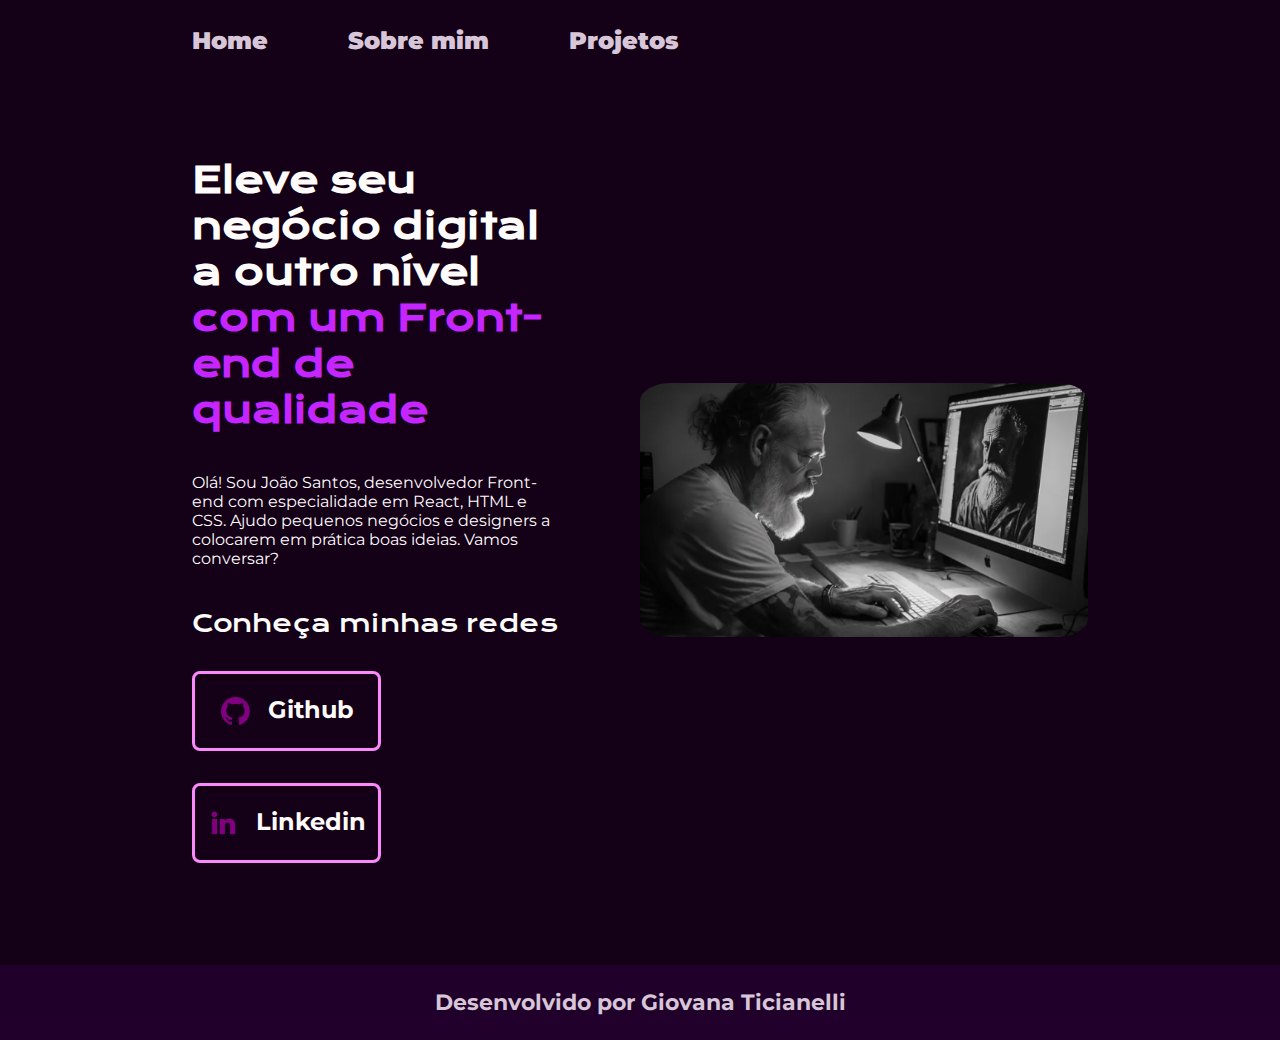
<file: index.html>
<!DOCTYPE html>
<html lang="pt-br">

<head>
    <meta charset="UTF-8">
    <meta name="viewport" content="width=device-width, initial-scale=1.0">
    <link rel="stylesheet" href="./styles/style.css">
    <title>Portifolio</title>
</head>

<body>
    <header class="header">
        <nav class="header__menu"> <!--Para nevagação-->
            <a class="header__menu__link" href="index.html"><strong>Home</strong></a>
            <a class="header__menu__link" href="about.html"><Strong>Sobre mim</Strong></a>
            <a class="header__menu__link" href="projects.html"><Strong>Projetos</Strong></a>
        </nav>
    </header>
    <main class="apresentacao">
        <section class="apresentacao__conteudo">
            <h1 class="apresentacao__conteudo__titulo">Eleve seu negócio digital a outro nível <strong class="destaque-titulo">com um Front-end de
                    qualidade</strong></h1>
            <p class="apresentacao__conteudo__paragrafo">Olá! Sou João Santos, desenvolvedor Front-end com especialidade em React, HTML e CSS. Ajudo pequenos
                negócios e designers a colocarem em prática boas ideias. Vamos conversar?</p>
            <div class="apresentacao__links">
                <h2 class="apresentacao__links__subtitulo">Conheça minhas redes</h2>
                <a class="apresentacao__links__navegacao" href="https://github.com/gioticianelli">
                    <img src="assets/github.png" alt="ícone github">
                    <strong>Github</strong>
                </a>
                <a class="apresentacao__links__navegacao" href="https://www.linkedin.com/in/giovanaticianelli/">
                    <img src="assets/linkedin.png" alt="ícone linkedin">
                    <strong>Linkedin</strong>
                </a>
            
            </div>
            </section>
        <img class="apresentacao__imagem" src="assets/peopleComputer.png" alt="Imagem png html">
    </main>
    <footer class="footer">
        <p><strong>Desenvolvido por Giovana Ticianelli</strong></p>
    </footer>
</body>

</html>
</file>
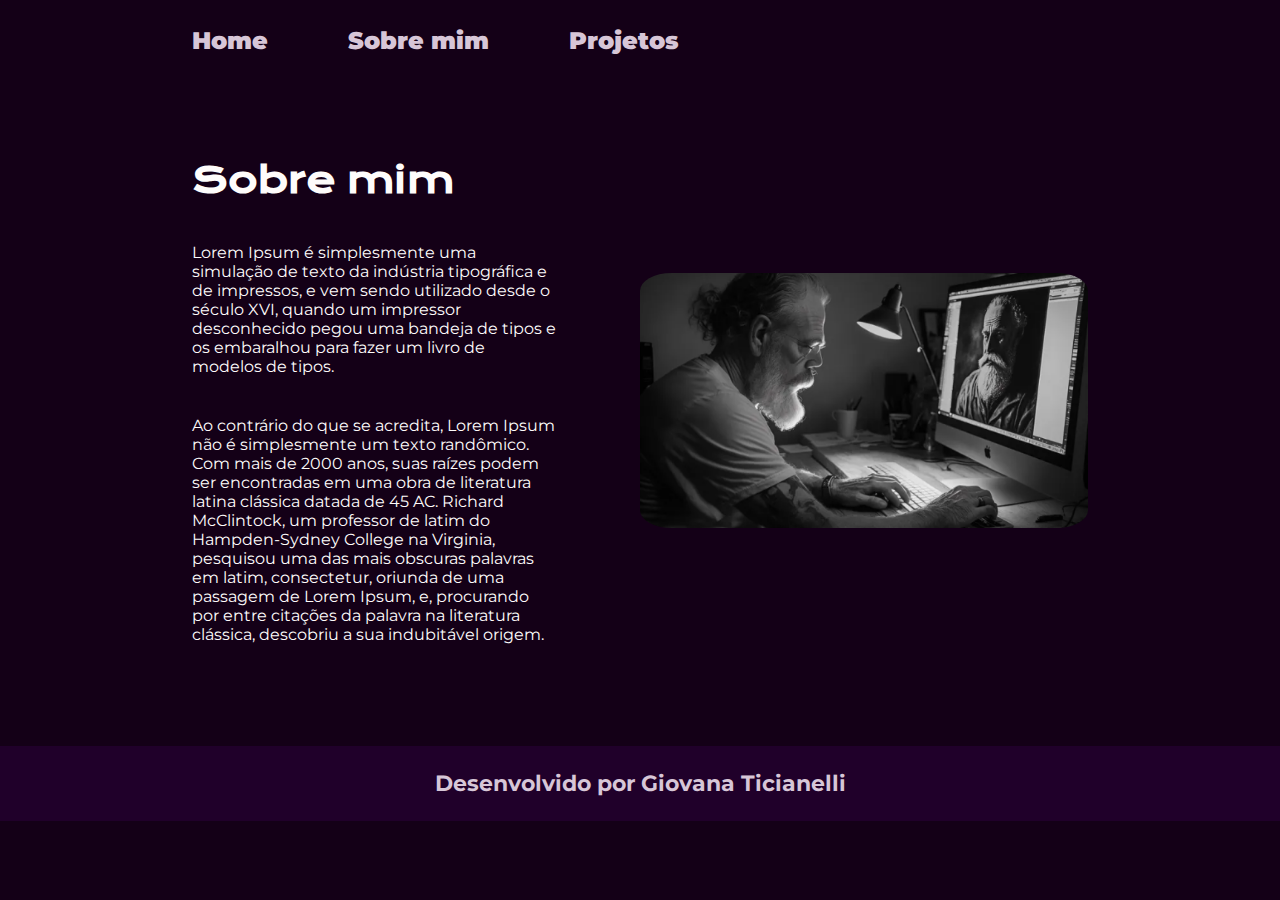
<file: about.html>
<!DOCTYPE html>
<html lang="pt-br">
<head>
    <meta charset="UTF-8">
    <meta name="viewport" content="width=device-width, initial-scale=1.0">
    <link rel="stylesheet" href="./styles/style.css">
    <title>Sobre mim</title>
</head>
<body>
    <header class="header">
        <nav class="header__menu"> <!--Para nevagação-->
            <a class="header__menu__link" href="index.html"><strong>Home</strong></a>
            <a class="header__menu__link" href="about.html"><Strong>Sobre mim</Strong></a>
            <a class="header__menu__link" href="projects.html"><Strong>Projetos</Strong></a>
        </nav>
    </header>
    <main class="apresentacao">
        <section class="apresentacao__conteudo">
            <h1 class="apresentacao__conteudo__titulo">Sobre mim</h1>
            <p class="apresentacao__conteudo__paragrafo">Lorem Ipsum é simplesmente uma simulação de texto da indústria tipográfica e de impressos, e vem sendo utilizado desde o século XVI, quando um impressor desconhecido pegou uma bandeja de tipos e os embaralhou para fazer um livro de modelos de tipos. </p>
            <p class="apresentacao__conteudo__paragrafo">Ao contrário do que se acredita, Lorem Ipsum não é simplesmente um texto randômico. Com mais de 2000 anos, suas raízes podem ser encontradas em uma obra de literatura latina clássica datada de 45 AC. Richard McClintock, um professor de latim do Hampden-Sydney College na Virginia, pesquisou uma das mais obscuras palavras em latim, consectetur, oriunda de uma passagem de Lorem Ipsum, e, procurando por entre citações da palavra na literatura clássica, descobriu a sua indubitável origem.</p>
        </section>
        <img class="apresentacao__imagem" src="./assets/peopleComputer.png" alt="maquina.png">
    </main>
    <footer class="footer">
        <p><strong>Desenvolvido por Giovana Ticianelli</strong></p>
    </footer>
</body>
</html>
</file>
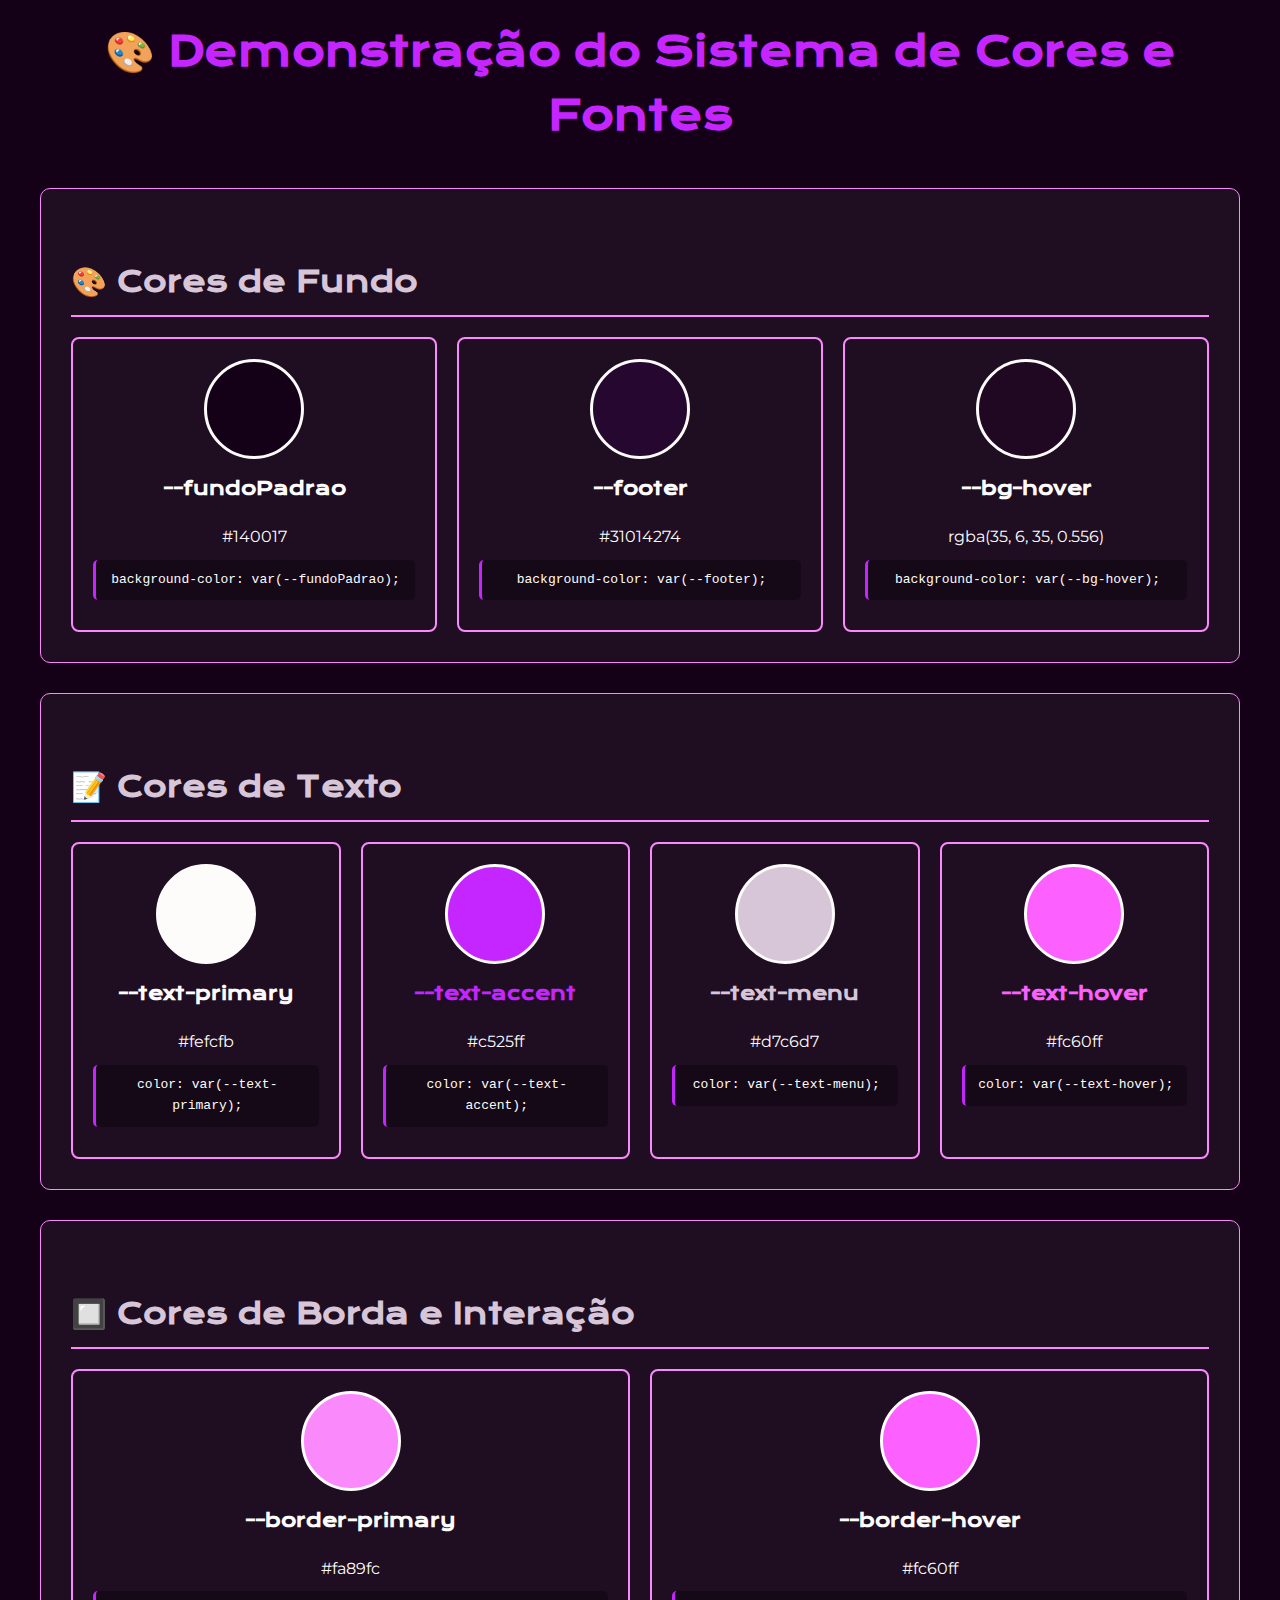
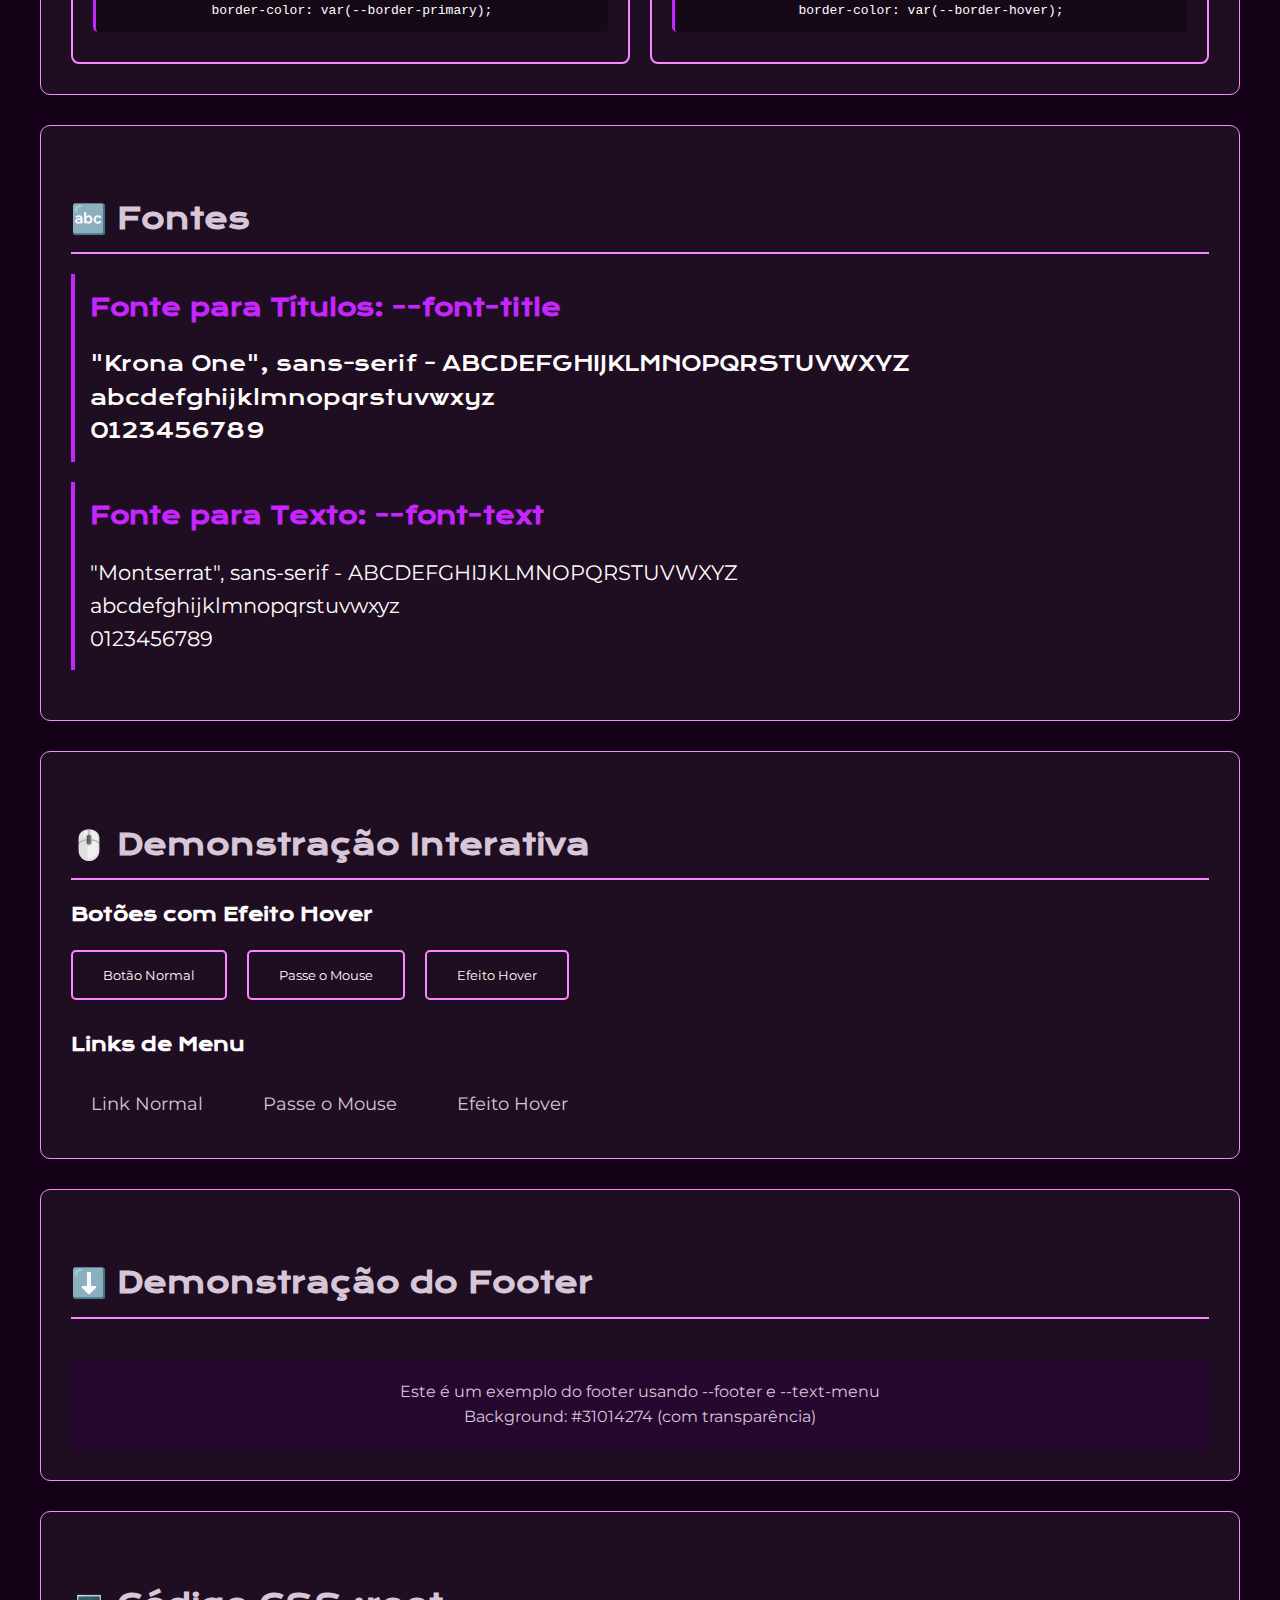
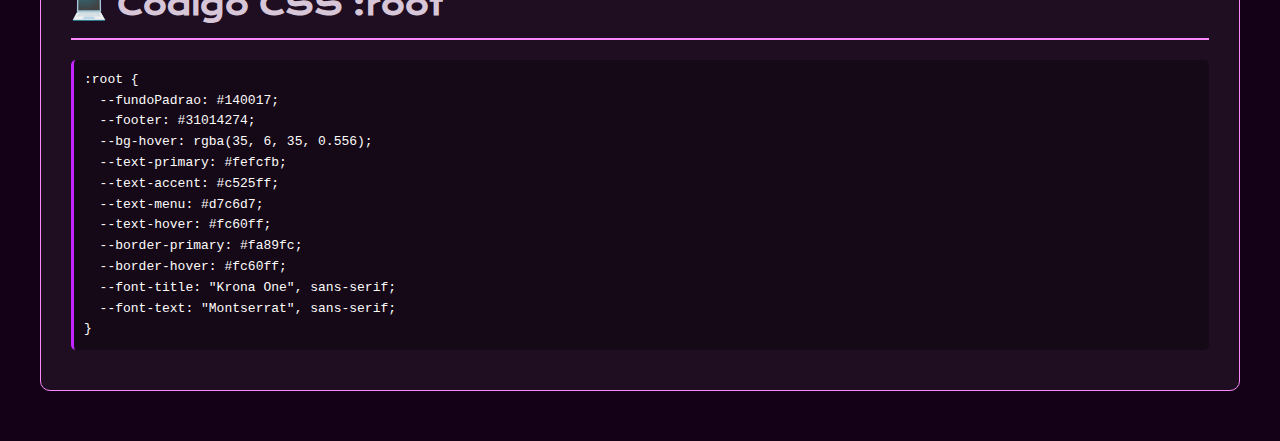
<file: geral.html>
<!DOCTYPE html>
<html lang="pt-br">
<head>
    <meta charset="UTF-8">
    <meta name="viewport" content="width=device-width, initial-scale=1.0">
    <title>Demonstração das Cores e Fontes</title>
    <style>
        @import url('https://fonts.googleapis.com/css2?family=Krona+One&family=Montserrat:ital,wght@0,100..900;1,100..900&display=swap');

        :root {
            /* Cores de fundo */
            --fundoPadrao: #140017;
            --footer: #31014274;
            --bg-hover: rgba(35, 6, 35, 0.556);
            
            /* Cores de texto */
            --text-primary: #fefcfb;
            --text-accent: #c525ff;
            --text-menu: #d7c6d7;
            --text-hover: #fc60ff;
            
            /* Cores de borda e interação */
            --border-primary: #fa89fc;
            --border-hover: #fc60ff;
            
            /* Fontes */
            --font-title: "Krona One", sans-serif;
            --font-text: "Montserrat", sans-serif;
        }

        * {
            margin: 0;
            padding: 0;
            box-sizing: border-box;
        }

        body {
            background-color: var(--fundoPadrao);
            color: var(--text-primary);
            font-family: var(--font-text);
            padding: 20px;
            line-height: 1.6;
        }

        .container {
            max-width: 1200px;
            margin: 0 auto;
        }

        h1, h2, h3 {
            font-family: var(--font-title);
            margin-bottom: 20px;
        }

        h1 {
            color: var(--text-accent);
            font-size: 2.5rem;
            text-align: center;
            margin-bottom: 40px;
        }

        h2 {
            color: var(--text-menu);
            font-size: 1.8rem;
            border-bottom: 2px solid var(--border-primary);
            padding-bottom: 10px;
            margin-top: 40px;
        }

        .section {
            background: rgba(255, 255, 255, 0.05);
            padding: 30px;
            border-radius: 10px;
            margin-bottom: 30px;
            border: 1px solid var(--border-primary);
        }

        .color-grid {
            display: grid;
            grid-template-columns: repeat(auto-fit, minmax(250px, 1fr));
            gap: 20px;
            margin-top: 20px;
        }

        .color-item {
            padding: 20px;
            border-radius: 8px;
            text-align: center;
            border: 2px solid var(--border-primary);
        }

        .color-preview {
            width: 100px;
            height: 100px;
            margin: 0 auto 15px;
            border-radius: 50%;
            border: 3px solid var(--text-primary);
        }

        .font-demo {
            margin: 20px 0;
            padding: 15px;
            border-left: 4px solid var(--text-accent);
        }

        .font-title {
            font-family: var(--font-title);
            font-size: 1.5rem;
            color: var(--text-accent);
        }

        .font-text {
            font-family: var(--font-text);
            font-size: 1.1rem;
            color: var(--text-primary);
        }

        .interactive-demo {
            display: flex;
            gap: 20px;
            flex-wrap: wrap;
            margin-top: 20px;
        }

        .demo-button {
            padding: 15px 30px;
            border: 2px solid var(--border-primary);
            background: transparent;
            color: var(--text-primary);
            font-family: var(--font-text);
            border-radius: 5px;
            cursor: pointer;
            transition: all 0.3s ease;
        }

        .demo-button:hover {
            background-color: var(--bg-hover);
            color: var(--text-hover);
            border-color: var(--border-hover);
        }

        .demo-link {
            color: var(--text-menu);
            text-decoration: none;
            font-size: 1.1rem;
            padding: 10px 20px;
            display: inline-block;
            transition: color 0.3s ease;
        }

        .demo-link:hover {
            color: var(--text-hover);
        }

        .footer-demo {
            background-color: var(--footer);
            color: var(--text-menu);
            padding: 20px;
            text-align: center;
            margin-top: 40px;
            border-radius: 5px;
        }

        .code {
            background: rgba(0, 0, 0, 0.3);
            padding: 10px;
            border-radius: 5px;
            font-family: monospace;
            margin: 10px 0;
            border-left: 3px solid var(--text-accent);
        }
    </style>
</head>
<body>
    <div class="container">
        <h1>🎨 Demonstração do Sistema de Cores e Fontes</h1>

        <!-- Seção de Cores de Fundo -->
        <div class="section">
            <h2>🎨 Cores de Fundo</h2>
            <div class="color-grid">
                <div class="color-item">
                    <div class="color-preview" style="background-color: var(--fundoPadrao);"></div>
                    <h3>--fundoPadrao</h3>
                    <p>#140017</p>
                    <div class="code">background-color: var(--fundoPadrao);</div>
                </div>
                <div class="color-item">
                    <div class="color-preview" style="background-color: var(--footer);"></div>
                    <h3>--footer</h3>
                    <p>#31014274</p>
                    <div class="code">background-color: var(--footer);</div>
                </div>
                <div class="color-item">
                    <div class="color-preview" style="background-color: var(--bg-hover);"></div>
                    <h3>--bg-hover</h3>
                    <p>rgba(35, 6, 35, 0.556)</p>
                    <div class="code">background-color: var(--bg-hover);</div>
                </div>
            </div>
        </div>

        <!-- Seção de Cores de Texto -->
        <div class="section">
            <h2>📝 Cores de Texto</h2>
            <div class="color-grid">
                <div class="color-item">
                    <div class="color-preview" style="background-color: var(--text-primary);"></div>
                    <h3 style="color: var(--text-primary);">--text-primary</h3>
                    <p>#fefcfb</p>
                    <div class="code">color: var(--text-primary);</div>
                </div>
                <div class="color-item">
                    <div class="color-preview" style="background-color: var(--text-accent);"></div>
                    <h3 style="color: var(--text-accent);">--text-accent</h3>
                    <p>#c525ff</p>
                    <div class="code">color: var(--text-accent);</div>
                </div>
                <div class="color-item">
                    <div class="color-preview" style="background-color: var(--text-menu);"></div>
                    <h3 style="color: var(--text-menu);">--text-menu</h3>
                    <p>#d7c6d7</p>
                    <div class="code">color: var(--text-menu);</div>
                </div>
                <div class="color-item">
                    <div class="color-preview" style="background-color: var(--text-hover);"></div>
                    <h3 style="color: var(--text-hover);">--text-hover</h3>
                    <p>#fc60ff</p>
                    <div class="code">color: var(--text-hover);</div>
                </div>
            </div>
        </div>

        <!-- Seção de Cores de Borda -->
        <div class="section">
            <h2>🔲 Cores de Borda e Interação</h2>
            <div class="color-grid">
                <div class="color-item">
                    <div class="color-preview" style="background-color: var(--border-primary);"></div>
                    <h3>--border-primary</h3>
                    <p>#fa89fc</p>
                    <div class="code">border-color: var(--border-primary);</div>
                </div>
                <div class="color-item">
                    <div class="color-preview" style="background-color: var(--border-hover);"></div>
                    <h3>--border-hover</h3>
                    <p>#fc60ff</p>
                    <div class="code">border-color: var(--border-hover);</div>
                </div>
            </div>
        </div>

        <!-- Seção de Fontes -->
        <div class="section">
            <h2>🔤 Fontes</h2>
            
            <div class="font-demo">
                <h3 class="font-title">Fonte para Títulos: --font-title</h3>
                <p class="font-text" style="font-family: var(--font-title); font-size: 1.3rem;">
                    "Krona One", sans-serif - ABCDEFGHIJKLMNOPQRSTUVWXYZ<br>
                    abcdefghijklmnopqrstuvwxyz<br>
                    0123456789
                </p>
            </div>

            <div class="font-demo">
                <h3 class="font-title">Fonte para Texto: --font-text</h3>
                <p class="font-text" style="font-family: var(--font-text); font-size: 1.3rem;">
                    "Montserrat", sans-serif - ABCDEFGHIJKLMNOPQRSTUVWXYZ<br>
                    abcdefghijklmnopqrstuvwxyz<br>
                    0123456789
                </p>
            </div>
        </div>

        <!-- Seção de Demonstração Interativa -->
        <div class="section">
            <h2>🖱️ Demonstração Interativa</h2>
            
            <h3>Botões com Efeito Hover</h3>
            <div class="interactive-demo">
                <button class="demo-button">Botão Normal</button>
                <button class="demo-button">Passe o Mouse</button>
                <button class="demo-button">Efeito Hover</button>
            </div>

            <h3 style="margin-top: 30px;">Links de Menu</h3>
            <div class="interactive-demo">
                <a href="#" class="demo-link">Link Normal</a>
                <a href="#" class="demo-link">Passe o Mouse</a>
                <a href="#" class="demo-link">Efeito Hover</a>
            </div>
        </div>

        <!-- Demonstração do Footer -->
        <div class="section">
            <h2>⬇️ Demonstração do Footer</h2>
            <div class="footer-demo">
                <p>Este é um exemplo do footer usando --footer e --text-menu</p>
                <p>Background: #31014274 (com transparência)</p>
            </div>
        </div>

        <!-- Código CSS -->
        <div class="section">
            <h2>💻 Código CSS :root</h2>
            <div class="code">
                :root {<br>
                &nbsp;&nbsp;--fundoPadrao: #140017;<br>
                &nbsp;&nbsp;--footer: #31014274;<br>
                &nbsp;&nbsp;--bg-hover: rgba(35, 6, 35, 0.556);<br>
                &nbsp;&nbsp;--text-primary: #fefcfb;<br>
                &nbsp;&nbsp;--text-accent: #c525ff;<br>
                &nbsp;&nbsp;--text-menu: #d7c6d7;<br>
                &nbsp;&nbsp;--text-hover: #fc60ff;<br>
                &nbsp;&nbsp;--border-primary: #fa89fc;<br>
                &nbsp;&nbsp;--border-hover: #fc60ff;<br>
                &nbsp;&nbsp;--font-title: "Krona One", sans-serif;<br>
                &nbsp;&nbsp;--font-text: "Montserrat", sans-serif;<br>
                }
            </div>
        </div>
    </div>
</body>
</html>
</file>
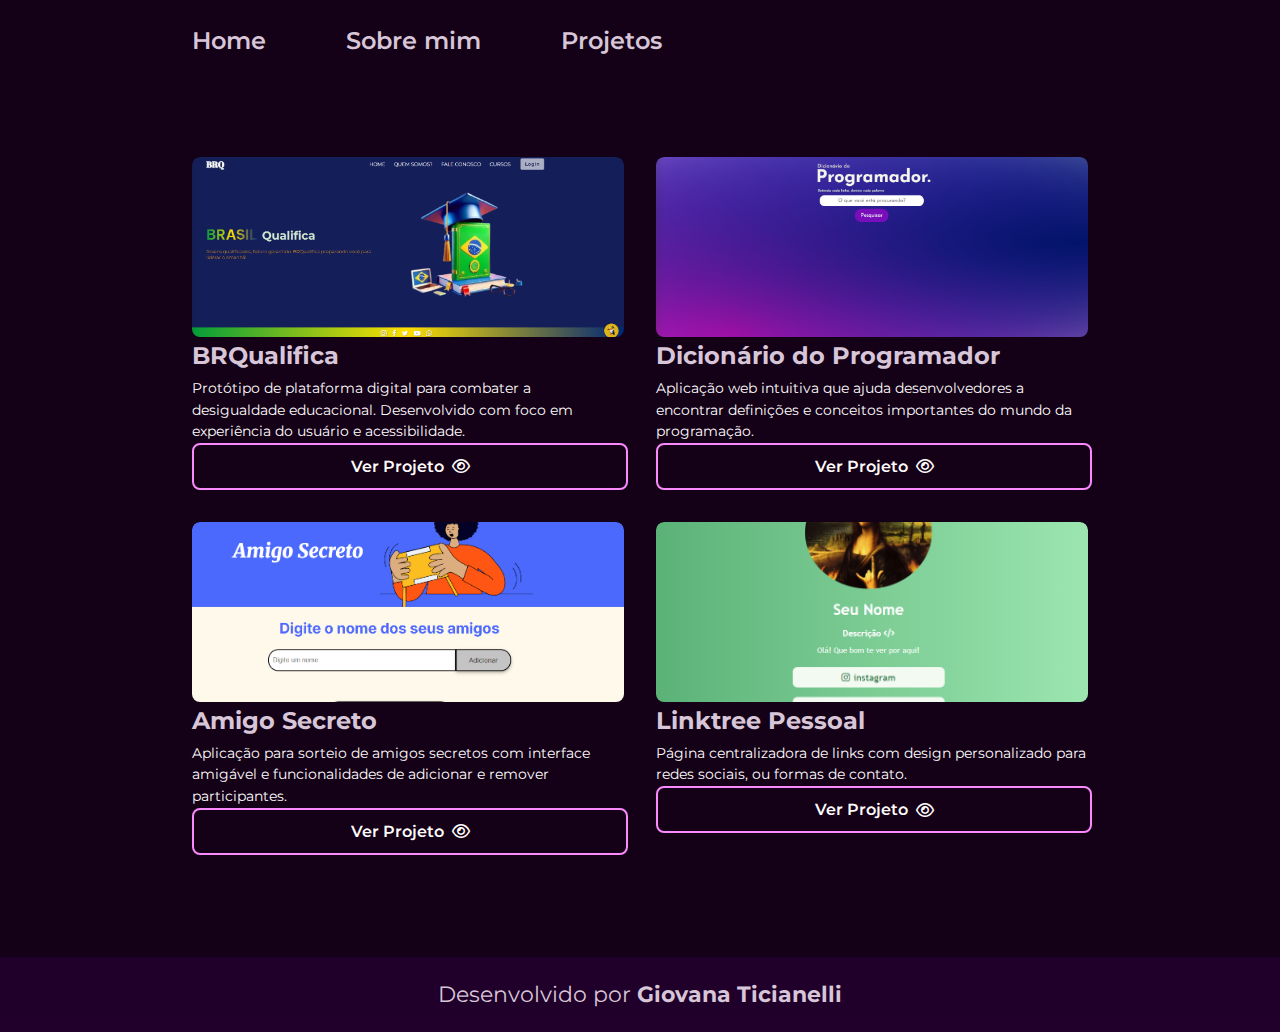
<file: projects.html>
<!DOCTYPE html>
<html lang="pt-BR"> <!-- Alterado para português do Brasil -->
<head>
    <meta charset="UTF-8">
    <meta name="viewport" content="width=device-width, initial-scale=1.0">
    <meta name="description" content="Portfólio de projetos de Giovana Ticianelli - Estagiária de Suporte Técnico">
    <link rel="stylesheet" href="https://cdnjs.cloudflare.com/ajax/libs/font-awesome/6.0.0/css/all.min.css">
    <link rel="stylesheet" href="styles/style.css">
    <title>Meus Projetos - Giovana Ticianelli</title>
</head>
<body>
    <header class="header">
        <nav class="header__menu">
            <a class="header__menu__link" href="index.html">Home</a>
            <a class="header__menu__link" href="about.html">Sobre mim</a>
            <a class="header__menu__link" href="projects.html">Projetos</a>
        </nav>
    </header>

    <main class="projetos">
        <section class="projetos__conteudo">
            
            <!-- Projeto 1 -->
            <article class="projeto__conteudo">
                <div class="projeto__imagem">
                    <img src="assets/imgBRQ.png" alt="Interface do projeto BRQualifica">
                </div>
                <div class="projeto__info">
                    <h2 class="projeto__titulo">BRQualifica</h2>
                    <p class="projeto__descricao">
                        Protótipo de plataforma digital para combater a desigualdade educacional. 
                        Desenvolvido com foco em experiência do usuário e acessibilidade.
                    </p>
                    
                    <a href="https://bit.ly/4dDrhRD" class="projeto__link" target="_blank">Ver Projeto<i class="fa-regular fa-eye"></i></a>

                </div>
            </article>

            <!-- Projeto 2 -->
            <article class="projet__conteudo">
                <div class="projeto__imagem">
                    <img src="assets/imgDicProg.png" alt="Interface do Dicionário do Programador">
                </div>
                <div class="projeto__info">
                    <h2 class="projeto__titulo">Dicionário do Programador</h2>
                    <p class="projeto__descricao">
                        Aplicação web intuitiva que ajuda desenvolvedores a encontrar definições 
                        e conceitos importantes do mundo da programação.
                    </p>
                    
                    <a href="https://gioticianelli.github.io/Dicionario-do-Programador/" class="projeto__link" target="_blank">Ver Projeto<i class="fa-regular fa-eye"></i></a>
                </div>
            </article>

            <!-- Projeto 3 -->
            <article class="projeto__conteudo">
                <div class="projeto__imagem">
                    <img src="assets/imgAmgSecre.png" alt="Jogo Amigo Secreto">
                </div>
                <div class="projeto__info">
                    <h2 class="projeto__titulo">Amigo Secreto</h2>
                    <p class="projeto__descricao">
                        Aplicação para sorteio de amigos secretos com interface amigável 
                        e funcionalidades de adicionar e remover participantes.
                    </p>
                    
                    <a href="https://gioticianelli.github.io/AmigoSecreto/" class="projeto__link">Ver Projeto<i class="fa-regular fa-eye"></i></a>
                </div>
            </article>

            <!-- Projeto 4 -->
            <article class="projeto__conteudo">
                <div class="projeto__imagem">
                    <img src="assets/imgLinktree.png" alt="Página de links pessoal">
                </div>
                <div class="projeto__info">
                    <h2 class="projeto__titulo">Linktree Pessoal</h2>
                    <p class="projeto__descricao">
                        Página centralizadora de links com design personalizado para redes sociais, ou formas de contato.
                    </p>
                    
                    <a href="https://github.com/gioticianelli/Linktree" class="projeto__link">Ver Projeto<i class="fa-regular fa-eye"></i></a>
                </div>
            </article>

        </section>
    </main>

    <footer class="footer">
        <p>Desenvolvido por <strong>Giovana Ticianelli</strong></p> <!-- Corrigido seu nome -->
    </footer>
</body>
</html>
</file>
<file: styles/style.css>
@import url('https://fonts.googleapis.com/css2?family=Krona+One&family=Montserrat:ital,wght@0,100..900;1,100..900&display=swap');

:root{
    /* Cores de fundo */
    --fundoPadrao: #140017;
    --footer: #31014274;
    --bg-hover: rgba(35, 6, 35, 0.556);
    
    /* Cores de texto */
    --text-primary: #fefcfb;
    --text-accent: #c525ff;
    --text-menu: #d7c6d7;
    --text-hover: #fc60ff;
    
    /* Cores de borda e interação */
    --border-primary: #fa89fc;
    --border-hover: #fc60ff;
    
    /* Fontes */
    --font-title: "Krona One", sans-serif;
    --font-text: "Montserrat", sans-serif;
}

* {
    margin: 0;
    padding: 0;
}

body {
   /* height: 100vh; 100% do viewport*/
    box-sizing: border-box; 
    background-color: var(--fundoPadrao);
    color: var(--text-primary);
}

.destaque-titulo {
    color: var(--text-accent);
}

.apresentacao {
    padding: 8% 15%;
    display: flex;
    align-items: center;
    justify-content: space-between;
    gap: 82px;
}

.apresentacao__conteudo {
    width: 50%;
    display: flex;
    flex-direction: column;
    gap: 40px;
}

.apresentacao__conteudo__titulo {
    font-size: 2.25rem;
    font-family: var(--font-title);
}

.apresentacao__conteudo__paragrafo {
    font-size: 1rem;
    font-family: var(--font-text);
}

.apresentacao__links__subtitulo {
    font-family: var(--font-title);
    font-weight: 400;
    font-size: 1.5rem;
}

.apresentacao__links {
    display: flex;
    flex-direction: column;
    align-items: flex-start;
    justify-content: space-between;
    gap: 32px;
}

.apresentacao__links__navegacao {
    display: flex;
    justify-content: center;
    gap: 16px;
    border: solid 3px var(--border-primary);
    color: var(--text-primary);
    width: 50%;
    text-align: center;
    border-radius: 8px;
    font-size: 1.5rem;
    padding: 21px 0;
    text-decoration: none;
    font-family: var(--font-text);
}

.apresentacao__links__navegacao:hover {
    background-color: var(--bg-hover);
    color: var(--text-hover);
    border-color: var(--border-hover);
}

.apresentacao__imagem {
    border-radius: 7%;
    width: 50%;
}

.footer {
    background-color: var(--footer);
    color: var(--text-menu);
    font-family: var(--font-text);
    font-size: 1.375rem;
    padding: 24px;
    text-align: center;
    font-weight: 400;
}

.header{
    padding: 2% 0% 0% 15%;
}

.header__menu {
    display: flex;
    gap: 80px;
    
}

.header__menu__link {
    font-family: var(--font-text);
    text-decoration: none;
    color: var(--text-menu);
    font-size: 1.5rem;
    font-weight: 600;
}

.header__menu__link:hover {
    color: var(--text-hover);
}

.projetos {
    padding: 8% 15%;
}

.projetos__conteudo {
    display: grid;
    grid-template-columns: repeat(auto-fit, minmax(300px, 1fr));
    gap: 2rem;
    justify-content: center;
}

.projeto__card {
    background: rgba(255, 255, 255, 0.05);
    border: 2px solid var(--border-primary);
    border-radius: 12px;
    padding: 1.5rem;
    display: flex;
    flex-direction: column;
    gap: 1rem;
    transition: all 0.3s ease;
    height: fit-content;
}

.projeto__card:hover {
    border-color: var(--border-hover);
    transform: translateY(-5px);
    box-shadow: 0 10px 20px rgba(252, 96, 255, 0.2);
}

.projeto__imagem {
    width: 100%;
    border-radius: 8px;
    overflow: hidden;
}

.projeto__imagem img {
    width: 100%;
    height: 180px;
    object-fit: cover;
    border-radius: 8px;
}

.projeto__titulo {
    color: var(--text-menu);
    font-size: 1.5rem;
    font-family: var(--font-text);
    margin-bottom: 0.5rem;
    font-weight: 18px;
}

.projeto__descricao {
    font-size: 0.9rem;
    font-family: var(--font-text);
    line-height: 1.5;
    color: var(--text-primary);
    flex-grow: 1;
}

.projeto__link {
    display: flex;
    justify-content: center;
    align-items: center;
    gap: 0.5rem;
    border: 2px solid var(--border-primary);
    color: var(--text-primary);
    text-align: center;
    border-radius: 8px;
    font-size: 1rem;
    padding: 12px 0;
    text-decoration: none;
    font-family: var(--font-text);
    font-weight: 600;
    transition: all 0.3s ease;
    width: 100%;
}

.projeto__link:hover {
    background-color: var(--bg-hover);
    color: var(--text-hover);
    border-color: var(--border-hover);
}

/* responsivel */

@media (max-width: 1200px) {
    .projetos {
        padding: 8% 10%;
    }
    
    .projetos__conteudo {
        grid-template-columns: repeat(auto-fit, minmax(280px, 1fr));
        gap: 1.5rem;
    }
}

@media (max-width: 768px) {
    .projetos {
        padding: 8% 5%;
    }
    
    .projetos__conteudo {
        grid-template-columns: 1fr;
        max-width: 400px;
        margin: 0 auto;
    }
    
    .projeto__card {
        padding: 1rem;
    }

    
}

@media (max-width: 480px) {
    .apresentacao__links__navegacao{
        width: 120%;
    }


    .projetos {
        padding: 15% 5%;
    }
    
    .projeto__imagem img {
        height: 150px;
    }
    
    .projeto__titulo {
        font-size: 1.3rem;
    }
}
</file>
